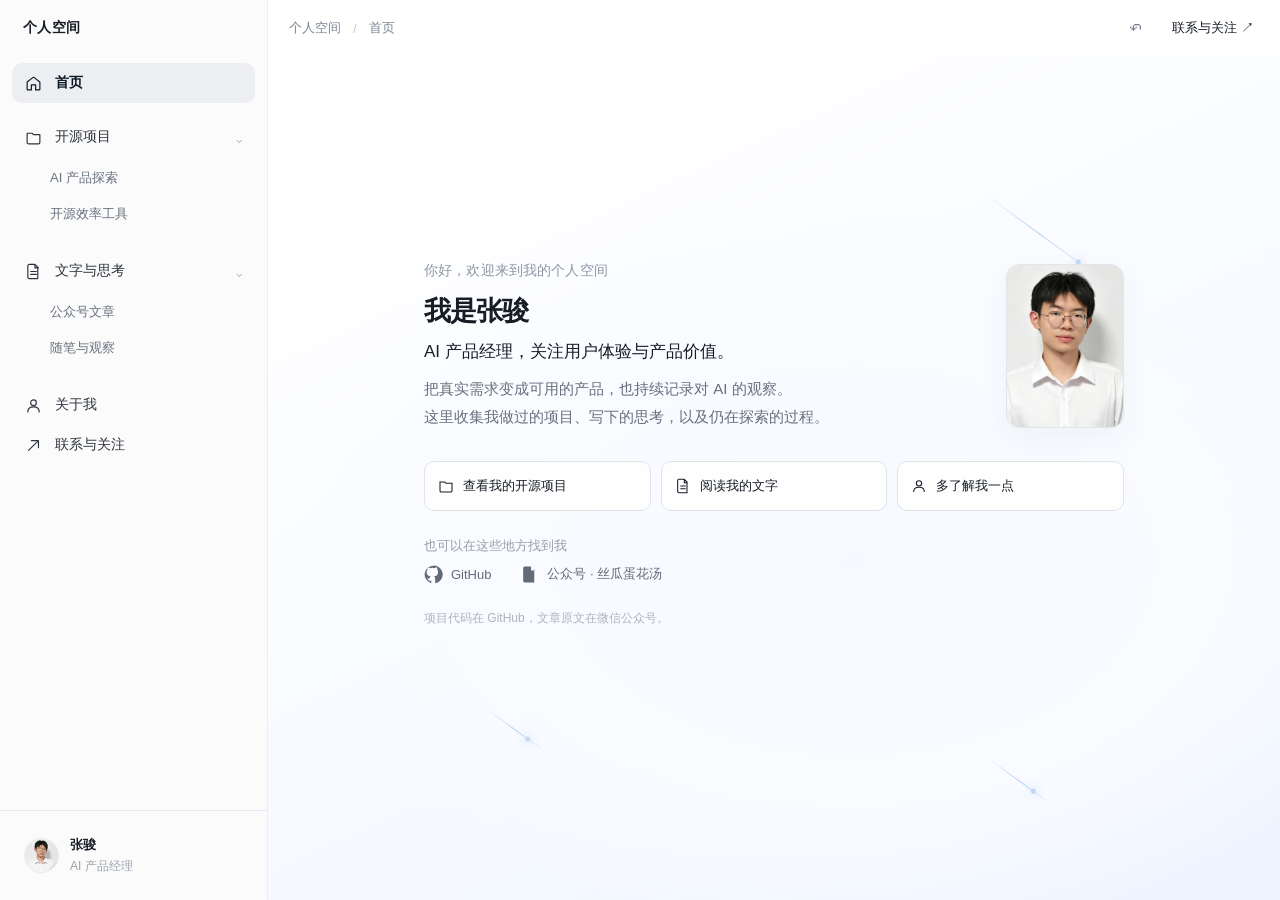
<file: index.html>
<!doctype html>
<html lang="zh-CN">
<head>
  <meta charset="utf-8">
  <meta name="viewport" content="width=device-width, initial-scale=1">
  <meta name="theme-color" content="#f8fafc">
  <meta name="description" content="张骏的个人空间：AI 产品、开源项目与文字思考。">
  <title>张骏 · 个人空间</title>
  <link rel="icon" href="favicon.svg" type="image/svg+xml">
  <link rel="stylesheet" href="css/site.css">
  <script src="script.js" defer></script>
</head>
<body>
  <div class="app-shell">
    <aside class="app-sidebar" id="site-sidebar" aria-label="主导航">
      <div class="sidebar-heading"><a class="sidebar-title" href="index.html">个人空间</a><button class="icon-button sidebar-close" id="sidebar-close" aria-label="关闭导航" type="button">×</button></div>
      <nav class="side-nav" id="side-nav" aria-label="网站导航"></nav>
      <div class="sidebar-profile"><img src="image/avatar.jpg" alt="张骏头像"><div><strong>张骏</strong><span>AI 产品经理</span></div></div>
    </aside>
    <div class="sidebar-scrim" id="sidebar-scrim"></div>
    <div class="app-main">
      <header class="topbar"><div class="topbar-left"><button class="icon-button mobile-menu" id="mobile-menu" aria-label="打开导航" type="button"><span></span><span></span><span></span></button><span class="breadcrumb"><a href="index.html">个人空间</a><span class="crumb-sep">/</span><span id="current-crumb">首页</span></span></div><div class="topbar-actions"><button class="replay-button" id="replay-animation" type="button" title="重播页面动画" aria-label="重播页面动画">↶</button><a href="about.html#contact">联系与关注 <span aria-hidden="true">↗</span></a></div></header>
      <main class="page-content" id="page-content" tabindex="-1"></main>
    </div>
  </div>
</body>
</html>
</file>
<file: css/site.css>
:root{color-scheme:light;font-family:Inter,-apple-system,BlinkMacSystemFont,"SF Pro Display","PingFang SC","Microsoft YaHei",sans-serif;--ink:#171d25;--muted:#78818d;--line:#e6e9ee;--sidebar:#fbfbfc;--blue:#416fba}
*{box-sizing:border-box}html{scroll-behavior:smooth}body{margin:0;color:var(--ink);background:#fff}button,a{font:inherit}button{cursor:pointer}a{color:inherit;text-decoration:none}a:focus-visible,button:focus-visible{outline:2px solid #6697e2;outline-offset:3px}::selection{background:#d9e8ff}
.app-shell{display:flex;min-height:100vh}.app-sidebar{width:268px;flex:none;background:var(--sidebar);border-right:1px solid #ebedf0;display:flex;flex-direction:column;position:sticky;top:0;height:100vh;z-index:10}.sidebar-heading{height:56px;padding:0 23px;display:flex;align-items:center;justify-content:space-between;font-size:14px;font-weight:600;letter-spacing:.02em}.sidebar-title:hover{color:var(--blue)}.icon-button{border:0;background:none;color:inherit;display:grid;place-items:center}.sidebar-close{display:none;font-size:24px}.side-nav{padding:7px 12px 24px;flex:1;overflow-y:auto}.nav-link,.nav-group-button,.nav-sub{display:flex;align-items:center;gap:13px;width:100%;min-height:40px;border:0;background:transparent;border-radius:10px;text-align:left;padding:0 12px;font-size:14px;color:#2d333c;transition:background .2s,color .2s}.nav-link:hover,.nav-group-button:hover,.nav-sub:hover{background:#f0f2f5}.nav-link.active,.nav-group-button.active,.nav-sub.active{background:#eceef2;color:#0c1724;font-weight:600}.nav-icon{width:18px;height:18px;display:inline-grid;place-items:center;flex:none}.nav-icon svg{display:block;width:17px;height:17px;stroke:currentColor;stroke-width:1.65;fill:none;stroke-linecap:round;stroke-linejoin:round}.nav-section{margin-top:14px}.nav-group-button .chevron{margin-left:auto;color:#959da8;font-size:15px;transition:transform .2s}.nav-group-button[aria-expanded="false"] .chevron{transform:rotate(-90deg)}.nav-sublist{padding:3px 0 5px 38px}.nav-sub{padding-left:0;min-height:36px;font-size:13px;color:#68717d}.nav-sub:hover,.nav-sub.active{background:transparent;color:#171d25}.sidebar-profile{border-top:1px solid var(--line);display:flex;align-items:center;gap:11px;padding:20px 24px;min-height:90px}.sidebar-profile img{width:35px;height:35px;object-fit:cover;border-radius:50%;border:1px solid var(--line)}.sidebar-profile strong,.sidebar-profile span{display:block}.sidebar-profile strong{font-size:13px}.sidebar-profile span{font-size:12px;color:#9ca3ad;margin-top:4px}.sidebar-scrim{display:none}
.app-main{min-width:0;flex:1;display:flex;flex-direction:column}.topbar{height:56px;padding:0 26px 0 21px;display:flex;justify-content:space-between;align-items:center;gap:24px;background:#fff;z-index:2}.topbar-left,.topbar-actions,.breadcrumb{display:flex;align-items:center}.topbar-actions{gap:25px;font-size:13px}.topbar-actions a:hover,.breadcrumb a:hover{color:var(--blue)}.breadcrumb{gap:12px;color:#7d8793;font-size:13px;white-space:nowrap}.crumb-sep{color:#bfc6ce}.replay-button{font-size:22px;color:#7b8390;background:none;border:0;line-height:1;transition:transform .35s}.replay-button:hover{transform:rotate(-60deg)}.mobile-menu{display:none}.page-content{flex:1;min-height:calc(100vh - 56px);position:relative;overflow:hidden}
.home-page{min-height:calc(100vh - 56px);display:grid;place-items:center;padding:92px 48px 148px;background:radial-gradient(ellipse 68% 53% at 58% 60%,#f6f9ff 0%,#f9fbff 52%,transparent 85%),linear-gradient(155deg,#fff 15%,#f4f8ff 73%,#edf4ff 100%)}.home-inner{width:min(700px,100%);position:relative;z-index:1;transform:translateX(-2%)}.hero-head{display:flex;align-items:center;justify-content:space-between;gap:32px}.eyebrow{color:#8e97a3;font-size:14px;letter-spacing:.01em}.hero-title{font-size:27px;letter-spacing:-.035em;line-height:1.35;margin:13px 0 8px;font-weight:700}.hero-role{font-size:17px;line-height:1.7;margin:0 0 9px}.hero-copy{font-size:15px;line-height:1.85;color:#66707e;margin:0}.hero-photo{width:118px;height:164px;border-radius:13px;object-fit:cover;object-position:center 30%;border:1px solid #e2e5eb;box-shadow:0 10px 30px #23384b0c;flex:none}.hero-actions{display:grid;grid-template-columns:repeat(3,1fr);gap:10px;margin-top:30px}.hero-actions a{border:1px solid #e0e4e9;background:#ffffffd9;border-radius:10px;min-height:50px;display:flex;align-items:center;gap:9px;padding:0 13px;font-size:13px;transition:transform .2s,border-color .2s,box-shadow .2s}.hero-actions a:hover{transform:translateY(-3px);border-color:#b9cce9;box-shadow:0 8px 24px #526e9917}.hero-actions svg{width:16px;height:16px;stroke:currentColor;stroke-width:1.6;fill:none;flex:none}.social-caption{color:#989fa8;font-size:13px;margin:26px 0 10px}.social-row{display:flex;align-items:center;flex-wrap:wrap;gap:12px 29px}.social-row a{display:inline-flex;gap:8px;align-items:center;font-size:13px;color:#626b77}.social-row a:hover{color:#2e5ea1}.social-row svg{width:19px;height:19px;fill:currentColor}.home-note{color:#adb4bd;font-size:12px;margin-top:26px}.comet{position:absolute;width:138px;height:1px;background:linear-gradient(90deg,transparent,#93b9ee,transparent);transform:rotate(36deg);opacity:.65;pointer-events:none;animation:comet 7s ease-in-out infinite}.comet::after{content:"";position:absolute;right:18px;top:-2px;width:5px;height:5px;background:#aac6f1;border-radius:50%;box-shadow:0 0 11px #80acf0}.comet.one{right:17%;top:21%}.comet.two{left:21%;bottom:20%;animation-delay:3s;width:70px}.comet.three{right:22%;bottom:14%;animation-delay:5s;width:74px}@keyframes comet{0%,100%{opacity:.15;translate:-18px -10px}50%{opacity:.7;translate:15px 10px}}
.inner-page{min-height:calc(100vh - 56px);background:radial-gradient(ellipse 68% 56% at 57% 77%,#f1f5fd,transparent 90%),#fff;padding:108px 38px 95px}.content-column{width:min(740px,100%);margin:0 auto}.page-kicker{font-size:12px;color:#8390a0;letter-spacing:.12em;text-transform:uppercase;margin:0 0 13px}.page-title{font-size:31px;letter-spacing:-.04em;margin:0 0 12px;line-height:1.3}.page-description{font-size:14px;color:#78828f;line-height:1.8;margin:0 0 33px}.section-label{display:flex;align-items:center;gap:12px;color:#7d8792;font-size:12px;letter-spacing:.04em;margin:32px 0 14px}.section-label::after{content:"";height:1px;background:#e7ebf1;flex:1}.card-list{display:grid;gap:11px}.content-card{display:block;border:1px solid #e5e9ee;background:#fffffff0;border-radius:13px;padding:20px 22px;transition:transform .22s,border-color .22s,box-shadow .22s}.content-card:hover{transform:translateY(-3px);border-color:#c8d9ee;box-shadow:0 14px 34px #6b87a316}.card-top{display:flex;justify-content:space-between;gap:15px}.card-category{font-size:11px;letter-spacing:.08em;color:#6381ab;text-transform:uppercase}.card-arrow{font-size:18px;color:#9ba8b9}.content-card h2{font-size:17px;line-height:1.5;margin:8px 0;color:#222a33}.content-card p{font-size:13px;line-height:1.7;color:#75808c;margin:0}.card-meta{display:flex;gap:10px;flex-wrap:wrap;margin-top:15px;font-size:11px;color:#9aa4ae}.card-meta span{background:#f4f6f9;padding:5px 8px;border-radius:5px}.page-footer{margin-top:28px;color:#a4acb6;font-size:12px;line-height:1.8}.about-panel{border:1px solid #e5e9ee;background:#ffffffed;border-radius:14px;padding:29px;margin-top:25px}.about-panel h2{font-size:16px;margin:0 0 10px}.about-panel p,.about-panel li{font-size:14px;line-height:1.9;color:#65707c}.about-panel p:last-child{margin-bottom:0}.about-panel ul{margin:0;padding-left:19px}.contact-grid{display:grid;grid-template-columns:1fr 1fr;gap:14px;margin-top:24px}.contact-tile{border:1px solid #e5e9ee;background:white;border-radius:13px;padding:19px}.contact-tile small{display:block;color:#9ba5b0;font-size:12px;margin-bottom:8px}.contact-tile a{font-size:14px;word-break:break-all}.contact-tile a:hover{color:var(--blue)}.qr-card{display:flex;align-items:center;gap:14px}.qr-card img{width:76px;height:76px;object-fit:contain}.qr-card span{font-size:13px;color:#66717c;line-height:1.6}.contact-block{scroll-margin-top:82px}.page-enter{animation:pageEnter .5s both}@keyframes pageEnter{from{opacity:0;transform:translateY(9px)}to{opacity:1;transform:translateY(0)}}
@media(max-width:900px){.app-sidebar{width:230px}.home-page{padding:70px 32px 110px}.inner-page{padding-top:80px}}@media(max-width:700px){.app-sidebar{position:fixed;left:0;top:0;bottom:0;width:min(82vw,290px);height:100vh;transform:translateX(-105%);transition:transform .25s;box-shadow:12px 0 30px #21345216}.app-sidebar.open{transform:translateX(0)}.sidebar-close{display:grid}.sidebar-scrim.open{display:block;position:fixed;inset:0;background:#1a273c50;z-index:9}.topbar{height:55px;padding:0 17px}.topbar-actions{gap:12px}.topbar-actions a{font-size:12px}.replay-button{display:none}.mobile-menu{display:flex;flex-direction:column;gap:4px;margin-right:12px;padding:3px}.mobile-menu span{width:17px;height:1.5px;background:#4b5869;display:block}.breadcrumb{gap:8px;font-size:12px}.page-content{min-height:calc(100vh - 55px)}.home-page{min-height:calc(100vh - 55px);padding:76px 23px 100px;place-items:start center}.home-inner{transform:none;margin-top:30px}.hero-photo{width:83px;height:105px}.hero-head{gap:18px}.hero-title{font-size:25px}.hero-role{font-size:15px}.hero-copy{font-size:13px}.eyebrow{font-size:12px}.hero-actions{grid-template-columns:1fr;gap:8px;margin-top:27px}.hero-actions a{min-height:44px}.social-row{gap:14px 23px}.inner-page{padding:72px 20px 80px}.page-title{font-size:28px}.contact-grid{grid-template-columns:1fr}}@media(max-width:410px){.hero-photo{width:72px;height:90px}.hero-title{font-size:23px}.hero-role{font-size:14px}.hero-copy{font-size:12px}.topbar-actions a{max-width:78px;white-space:nowrap;overflow:hidden;text-overflow:ellipsis}}@media(prefers-reduced-motion:reduce){*,*::before,*::after{animation-duration:.01ms!important;animation-iteration-count:1!important;scroll-behavior:auto!important;transition-duration:.01ms!important}}
</file>
